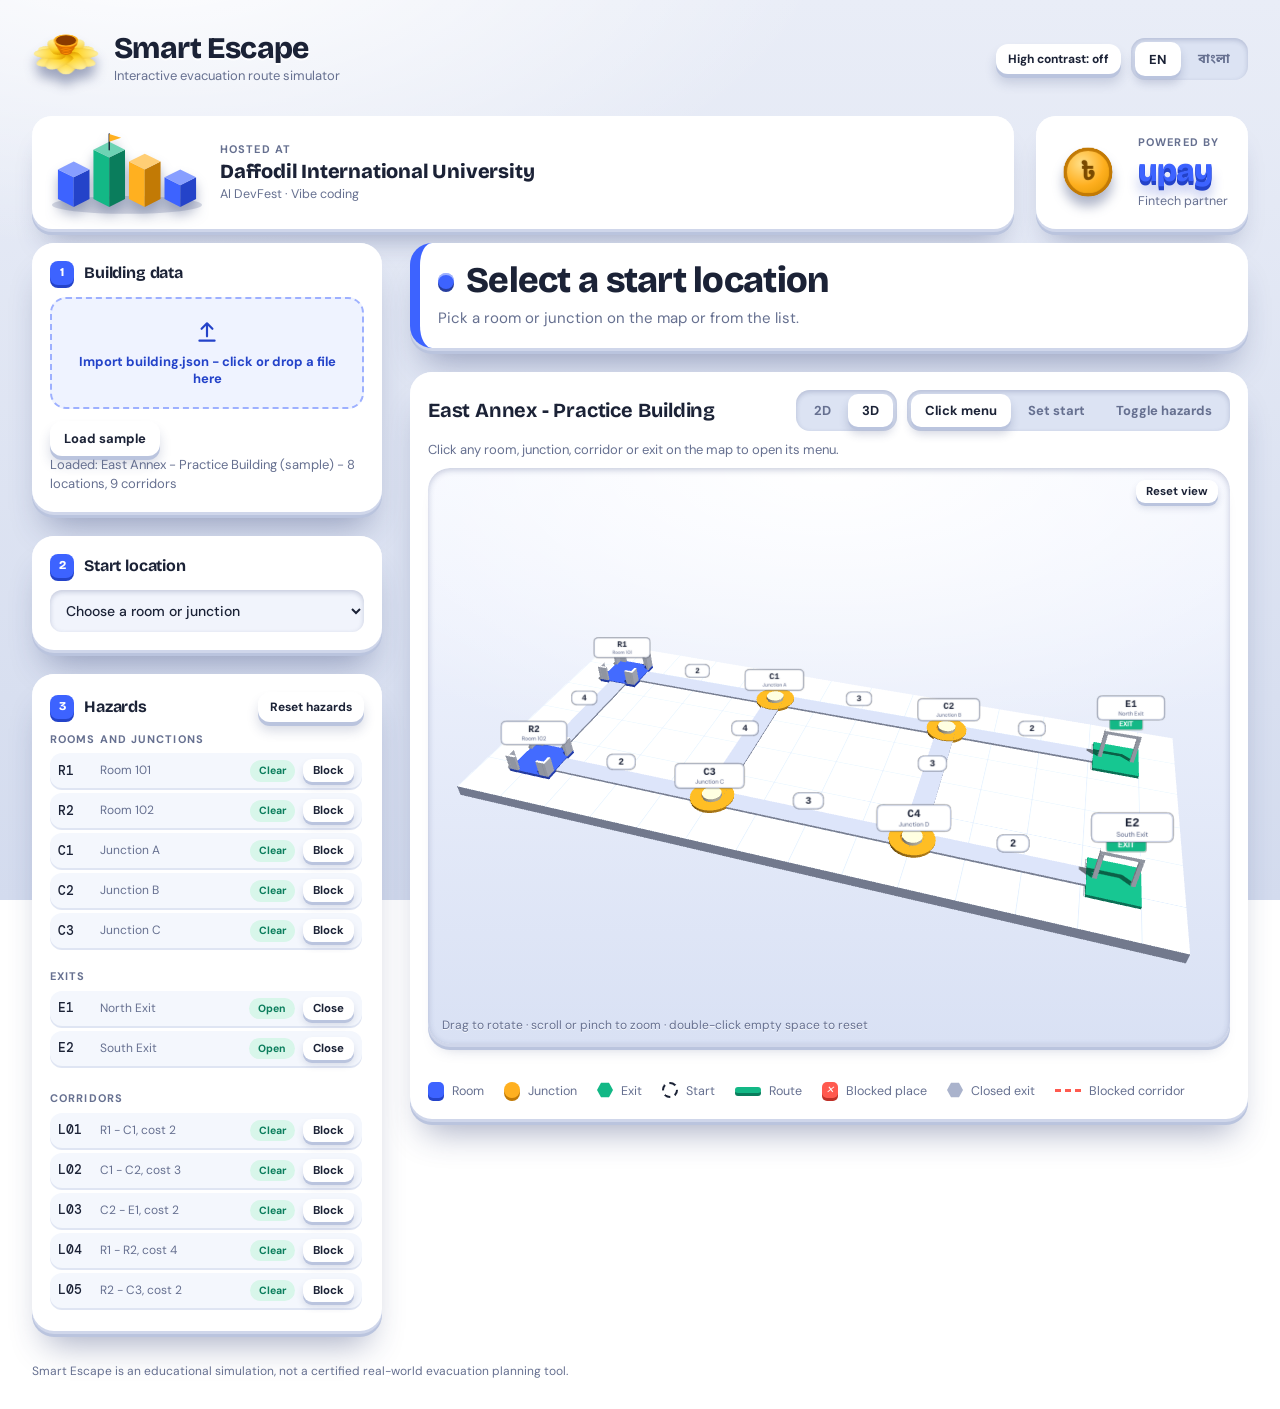
<file: index.html>
<!DOCTYPE html>
<html lang="en">
<head>
  <meta charset="UTF-8" />
  <meta name="viewport" content="width=device-width, initial-scale=1" />
  <title>Smart Escape</title>
  <link rel="preconnect" href="https://fonts.googleapis.com" />
  <link rel="preconnect" href="https://fonts.gstatic.com" crossorigin />
  <link href="https://fonts.googleapis.com/css2?family=Bricolage+Grotesque:wght@600;800&family=DM+Sans:wght@400;500;700&family=DM+Mono:wght@500&family=Noto+Sans+Bengali:wght@400;600;700&display=swap" rel="stylesheet" />
  <link rel="stylesheet" href="css/styles.css" />
  <link rel="stylesheet" href="css/view3d.css" />
  <link rel="stylesheet" href="css/clickmenu.css" />
  <link rel="stylesheet" href="css/campus.css" />
  <link rel="stylesheet" href="css/extras.css" />
</head>
<body>
  <header class="topbar">
    <div class="brand">
      <div class="flower-wrap" aria-hidden="true">
        <div class="flower">
          <i class="petal" style="--a:0deg;--z:0px"></i>
          <i class="petal" style="--a:60deg;--z:0px"></i>
          <i class="petal" style="--a:120deg;--z:0px"></i>
          <i class="petal" style="--a:180deg;--z:0px"></i>
          <i class="petal" style="--a:240deg;--z:0px"></i>
          <i class="petal" style="--a:300deg;--z:0px"></i>
          <i class="petal" style="--a:30deg;--z:3px"></i>
          <i class="petal" style="--a:90deg;--z:3px"></i>
          <i class="petal" style="--a:150deg;--z:3px"></i>
          <i class="petal" style="--a:210deg;--z:3px"></i>
          <i class="petal" style="--a:270deg;--z:3px"></i>
          <i class="petal" style="--a:330deg;--z:3px"></i>
          <i class="ring" style="--i:0"></i>
          <i class="ring" style="--i:1"></i>
          <i class="ring" style="--i:2"></i>
          <i class="ring" style="--i:3"></i>
          <i class="ring" style="--i:4"></i>
          <i class="ring" style="--i:5"></i>
        </div>
      </div>
      <div>
        <h1 data-i18n="app.title">Smart Escape</h1>
        <p class="sub" data-i18n="app.subtitle">Interactive evacuation route simulator</p>
      </div>
    </div>
    <div class="seg" role="group" data-i18n-aria="lang.label" aria-label="Language">
      <button type="button" data-lang="en" aria-pressed="true">EN</button>
      <button type="button" data-lang="bn" aria-pressed="false">বাংলা</button>
    </div>
  </header>

  <section class="sponsors" data-i18n-aria="sp.label" aria-label="Event partners">
    <div class="host">
      <svg class="campus" viewBox="0 0 152 90" aria-hidden="true">
        <ellipse class="base" cx="76" cy="78" rx="76" ry="9" />
        <g style="--c: var(--blue); --cd: var(--blue-d)">
          <polygon class="l" points="6,42 22,50 22,80 6,72" />
          <polygon class="r" points="22,50 38,42 38,72 22,80" />
          <polygon class="t" points="22,34 38,42 22,50 6,42" />
        </g>
        <g style="--c: var(--go); --cd: var(--go-d)">
          <polygon class="l" points="42,22 58,30 58,80 42,72" />
          <polygon class="r" points="58,30 74,22 74,72 58,80" />
          <polygon class="t" points="58,14 74,22 58,30 42,22" />
          <line class="pole" x1="58" y1="22" x2="58" y2="6" />
          <polygon class="flag" points="58,6 70,10 58,14" />
        </g>
        <g style="--c: var(--amber); --cd: var(--amber-d)">
          <polygon class="l" points="78,34 94,42 94,80 78,72" />
          <polygon class="r" points="94,42 110,34 110,72 94,80" />
          <polygon class="t" points="94,26 110,34 94,42 78,34" />
        </g>
        <g style="--c: var(--blue); --cd: var(--blue-d)">
          <polygon class="l" points="114,50 130,58 130,80 114,72" />
          <polygon class="r" points="130,58 146,50 146,72 130,80" />
          <polygon class="t" points="130,42 146,50 130,58 114,50" />
        </g>
      </svg>
      <div class="s-text">
        <span class="k" data-i18n="sp.hosted">Hosted at</span>
        <b data-i18n="sp.name">Daffodil International University</b>
        <small data-i18n="sp.event">AI DevFest · Vibe coding</small>
      </div>
    </div>
    <div class="partner">
      <div class="coin-wrap" aria-hidden="true">
        <div class="coin">
          <i class="d" style="--z:-2px"></i>
          <i class="d" style="--z:-1px"></i>
          <i class="d" style="--z:0px"></i>
          <i class="d" style="--z:1px"></i>
          <i class="d" style="--z:2px"></i>
          <i class="f" style="--z:3px">&#2547;</i>
          <i class="f" style="--z:-3px;--r:180deg">&#2547;</i>
        </div>
      </div>
      <div class="s-text">
        <span class="k" data-i18n="sp.powered">Powered by</span>
        <b class="upay">upay</b>
        <small data-i18n="sp.fintech">Fintech partner</small>
      </div>
    </div>
  </section>

  <div class="layout">
    <aside class="side">
      <section class="card">
        <h2 data-i18n="import.title">Building data</h2>
        <button id="drop" class="drop" type="button">
          <svg viewBox="0 0 24 24" width="26" height="26" fill="none" stroke="currentColor" stroke-width="2" stroke-linecap="round" stroke-linejoin="round" aria-hidden="true"><path d="M12 16V4M7 9l5-5 5 5"/><path d="M5 20h14"/></svg>
          <span data-i18n="import.drop">Import building.json</span>
        </button>
        <input id="file" type="file" accept=".json,application/json" hidden />
        <div class="row"><button id="btn-sample" class="btn ghost" type="button" data-i18n="import.sample">Load sample</button></div>
        <p id="import-info" class="muted small" dir="auto"></p>
        <div id="import-errors" class="errors" role="alert" hidden>
          <p id="error-head" class="err-head"></p>
          <ul id="error-list"></ul>
        </div>
      </section>

      <section class="card">
        <h2 data-i18n="start.title">Start location</h2>
        <label class="sr-only" for="start-select" data-i18n="start.title">Start location</label>
        <select id="start-select"></select>
      </section>

      <section class="card">
        <div class="card-head">
          <h2 data-i18n="hz.title">Hazards</h2>
          <button id="btn-reset" class="btn small" type="button" data-i18n="reset.btn" data-i18n-title="reset.hint">Reset hazards</button>
        </div>
        <div id="hz-lists" class="hz-lists"></div>
      </section>
    </aside>

    <main class="main">
      <section id="status-card" class="card result st-idle" aria-live="polite">
        <div class="result-head">
          <span class="dot" aria-hidden="true"></span>
          <h2 id="status-title"></h2>
        </div>
        <p id="status-hint" class="muted" hidden></p>
        <div id="route-details" hidden>
          <div class="stats">
            <div class="stat"><span class="k" data-i18n="route.cost">Total cost</span><span class="v" id="route-cost"></span></div>
            <div class="stat"><span class="k" data-i18n="route.exit">Exit</span><span class="v small-v" id="route-exit" dir="auto"></span></div>
            <div class="stat"><span class="k" data-i18n="route.steps">Corridors</span><span class="v" id="route-steps"></span></div>
          </div>
          <div id="route-chips" class="chips"></div>
          <p class="path-line"><span class="k" data-i18n="route.path">Path</span>: <span id="route-path"></span></p>
        </div>
      </section>

      <section class="card map-card">
        <div class="card-head">
          <h2 id="building-name" dir="auto"></h2>
          <div class="seg" role="group" data-i18n-aria="mode.title" aria-label="Map click mode">
            <button type="button" data-mode="start" aria-pressed="true" data-i18n="mode.start">Set start</button>
            <button type="button" data-mode="hazard" aria-pressed="false" data-i18n="mode.hazard">Toggle hazards</button>
          </div>
        </div>
        <p id="mode-hint" class="muted small"></p>
        <div id="map" class="map"></div>
        <ul class="legend">
          <li><i class="sw sw-room"></i><span data-i18n="legend.room">Room</span></li>
          <li><i class="sw sw-junction"></i><span data-i18n="legend.junction">Junction</span></li>
          <li><i class="sw sw-exit"></i><span data-i18n="legend.exit">Exit</span></li>
          <li><i class="sw sw-start"></i><span data-i18n="legend.start">Start</span></li>
          <li><i class="sw sw-route"></i><span data-i18n="legend.route">Route</span></li>
          <li><i class="sw sw-blocked"></i><span data-i18n="legend.blockedNode">Blocked place</span></li>
          <li><i class="sw sw-closed"></i><span data-i18n="legend.closedExit">Closed exit</span></li>
          <li><i class="sw sw-edge"></i><span data-i18n="legend.blockedEdge">Blocked corridor</span></li>
        </ul>
      </section>
    </main>
  </div>

  <footer class="foot" data-i18n="foot.note">Smart Escape is an educational simulation, not a certified real-world evacuation planning tool.</footer>
  <div id="toast" class="toast" role="status" aria-live="polite"></div>

  <script src="js/validate.js"></script>
  <script src="js/router.js"></script>
  <script src="js/sample.js"></script>
  <script src="js/i18n.js"></script>
  <script src="js/render.js"></script>
  <script src="js/extras.js"></script>
  <script src="js/vendor/three.min.js"></script>
  <script src="js/view3d.js"></script>
  <script src="js/clickmenu.js"></script>
  <script src="js/app.js"></script>
</body>
</html>
</file>
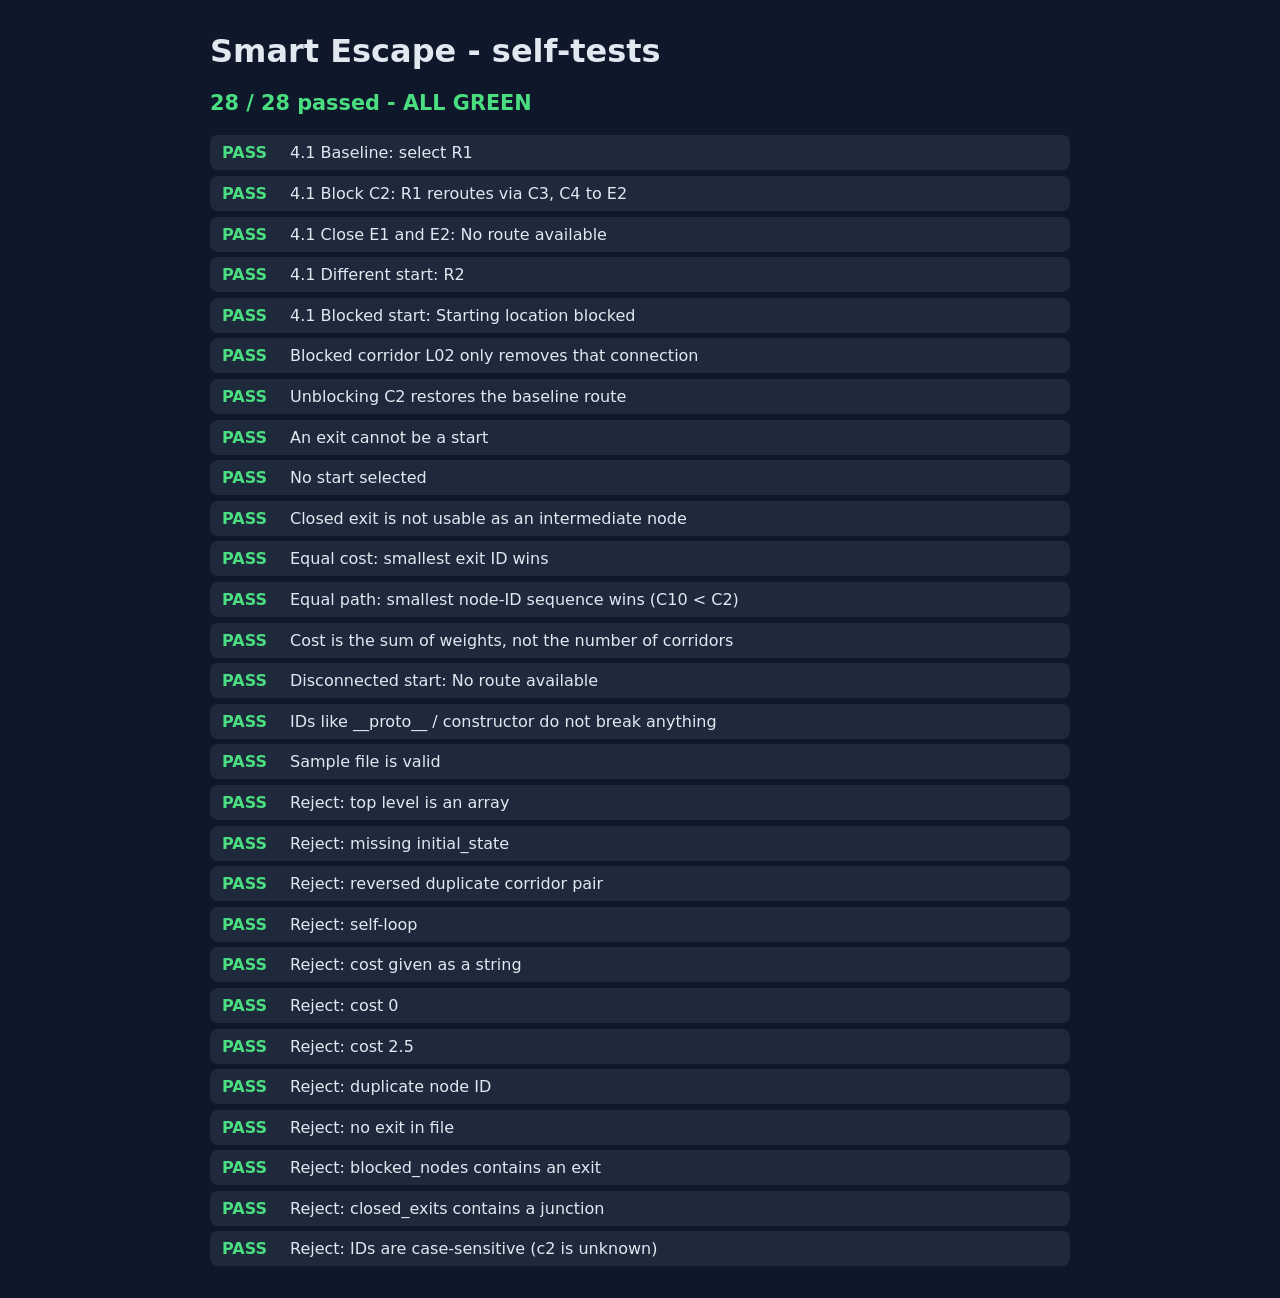
<file: tests.html>
<!DOCTYPE html>
<html lang="en">
<head>
<meta charset="UTF-8" />
<meta name="viewport" content="width=device-width, initial-scale=1" />
<title>Smart Escape - self-tests</title>
<style>
  body { font-family: system-ui, "Segoe UI", sans-serif; max-width: 860px; margin: 2rem auto; padding: 0 1rem; background: #0f172a; color: #e2e8f0; }
  #summary { font-size: 1.3rem; font-weight: 700; margin: .5rem 0 1.25rem; }
  .t { display: flex; gap: .75rem; padding: .5rem .75rem; border-radius: 8px; margin: .35rem 0; background: #1e293b; }
  .t b { min-width: 3.5rem; }
  .pass b { color: #4ade80; }
  .fail b { color: #f87171; }
  .fail { outline: 1px solid #f87171; }
  small { color: #94a3b8; display: block; }
</style>
</head>
<body>
<h1>Smart Escape - self-tests</h1>
<div id="summary">Running...</div>
<div id="out"></div>

<script src="js/validate.js"></script>
<script src="js/router.js"></script>
<script src="js/sample.js"></script>
<script>
(function () {
  var SE = window.SmartEscape;
  var results = [];

  function test(name, fn) {
    try {
      var r = fn();
      results.push({ name: name, ok: r === true, detail: r === true ? '' : String(r) });
    } catch (e) {
      results.push({ name: name, ok: false, detail: 'Exception: ' + e.message });
    }
  }
  function same(a, b) { return JSON.stringify(a) === JSON.stringify(b); }
  function sample() { return JSON.parse(JSON.stringify(SE.SAMPLE)); }
  function load(data) {
    var v = SE.validateBuilding(data);
    if (!v.ok) throw new Error('invalid: ' + JSON.stringify(v.errors));
    return v.graph;
  }
  function fresh() { var g = load(sample()); return { g: g, h: SE.hazardsFromInitial(g) }; }
  function expectRoute(r, path, cost) {
    if (r.status !== 'OK') return 'status ' + r.status;
    if (!same(r.path, path)) return 'path ' + r.path.join('-');
    if (r.cost !== cost) return 'cost ' + r.cost;
    return true;
  }
  function mk(ns, es, init) {
    return {
      building: 'T',
      nodes: ns.map(function (n, i) { return { id: n[0], label: n[0], type: n[1], x: i * 50, y: 0 }; }),
      edges: es.map(function (e, i) { return { id: 'e' + i, from: e[0], to: e[1], cost: e[2] }; }),
      initial_state: Object.assign({ blocked_nodes: [], blocked_edges: [], closed_exits: [] }, init || {})
    };
  }
  function run(data, start, tweak) {
    var g = load(data), h = SE.hazardsFromInitial(g);
    if (tweak) tweak(h);
    return SE.computeRoute(g, h, start);
  }
  function hasCode(data, code) {
    var v = SE.validateBuilding(data);
    return !v.ok && v.errors.some(function (e) { return e.code === code; }) ? true : 'errors: ' + JSON.stringify(v.errors.map(function (e) { return e.code; }));
  }

  // ===== Section 4.1 sample checks =====
  test('4.1 Baseline: select R1', function () {
    var x = fresh(); return expectRoute(SE.computeRoute(x.g, x.h, 'R1'), ['R1', 'C1', 'C2', 'E1'], 7);
  });
  test('4.1 Block C2: R1 reroutes via C3, C4 to E2', function () {
    var x = fresh(); x.h.blockedNodes.add('C2');
    return expectRoute(SE.computeRoute(x.g, x.h, 'R1'), ['R1', 'C1', 'C3', 'C4', 'E2'], 11);
  });
  test('4.1 Close E1 and E2: No route available', function () {
    var x = fresh(); x.h.closedExits.add('E1'); x.h.closedExits.add('E2');
    var r = SE.computeRoute(x.g, x.h, 'R1'); return r.status === 'NO_ROUTE' ? true : r.status;
  });
  test('4.1 Different start: R2', function () {
    var x = fresh(); return expectRoute(SE.computeRoute(x.g, x.h, 'R2'), ['R2', 'C3', 'C4', 'E2'], 7);
  });
  test('4.1 Blocked start: Starting location blocked', function () {
    var x = fresh(); x.h.blockedNodes.add('R1');
    var r = SE.computeRoute(x.g, x.h, 'R1'); return r.status === 'START_BLOCKED' ? true : r.status;
  });

  // ===== Hazard behaviour =====
  test('Blocked corridor L02 only removes that connection', function () {
    var x = fresh(); x.h.blockedEdges.add('L02');
    return expectRoute(SE.computeRoute(x.g, x.h, 'R1'), ['R1', 'C1', 'C3', 'C4', 'E2'], 11);
  });
  test('Unblocking C2 restores the baseline route', function () {
    var x = fresh(); x.h.blockedNodes.add('C2'); x.h.blockedNodes.delete('C2');
    return expectRoute(SE.computeRoute(x.g, x.h, 'R1'), ['R1', 'C1', 'C2', 'E1'], 7);
  });
  test('An exit cannot be a start', function () {
    var x = fresh(); var r = SE.computeRoute(x.g, x.h, 'E1'); return r.status === 'INVALID_START' ? true : r.status;
  });
  test('No start selected', function () {
    var x = fresh(); var r = SE.computeRoute(x.g, x.h, null); return r.status === 'NO_START' ? true : r.status;
  });
  test('Closed exit is not usable as an intermediate node', function () {
    var d = mk([['S', 'room'], ['E1', 'exit'], ['E2', 'exit']], [['S', 'E1', 1], ['E1', 'E2', 1]], { closed_exits: ['E1'] });
    var r = run(d, 'S'); return r.status === 'NO_ROUTE' ? true : r.status;
  });

  // ===== Tie-breaks and cost rules =====
  test('Equal cost: smallest exit ID wins', function () {
    var d = mk([['S', 'room'], ['B', 'exit'], ['A', 'exit']], [['S', 'B', 3], ['S', 'A', 3]]);
    return expectRoute(run(d, 'S'), ['S', 'A'], 3);
  });
  test('Equal path: smallest node-ID sequence wins (C10 < C2)', function () {
    var d = mk([['S', 'room'], ['C2', 'junction'], ['C10', 'junction'], ['E', 'exit']],
      [['S', 'C2', 1], ['S', 'C10', 1], ['C2', 'E', 1], ['C10', 'E', 1]]);
    return expectRoute(run(d, 'S'), ['S', 'C10', 'E'], 2);
  });
  test('Cost is the sum of weights, not the number of corridors', function () {
    var d = mk([['S', 'room'], ['M', 'junction'], ['E', 'exit']], [['S', 'E', 10], ['S', 'M', 2], ['M', 'E', 2]]);
    return expectRoute(run(d, 'S'), ['S', 'M', 'E'], 4);
  });
  test('Disconnected start: No route available', function () {
    var d = mk([['S', 'room'], ['J', 'junction'], ['E', 'exit']], [['J', 'E', 1]]);
    var r = run(d, 'S'); return r.status === 'NO_ROUTE' ? true : r.status;
  });
  test('IDs like __proto__ / constructor do not break anything', function () {
    var d = mk([['__proto__', 'room'], ['constructor', 'exit']], [['__proto__', 'constructor', 5]]);
    return expectRoute(run(d, '__proto__'), ['__proto__', 'constructor'], 5);
  });

  // ===== Validation =====
  test('Sample file is valid', function () { var v = SE.validateBuilding(sample()); return v.ok ? true : JSON.stringify(v.errors); });
  test('Reject: top level is an array', function () { return hasCode([], 'NOT_OBJECT'); });
  test('Reject: missing initial_state', function () { var d = sample(); delete d.initial_state; return hasCode(d, 'INIT_MISSING'); });
  test('Reject: reversed duplicate corridor pair', function () {
    var d = sample(); d.edges.push({ id: 'L99', from: 'C1', to: 'R1', cost: 1 }); return hasCode(d, 'EDGE_DUP_PAIR');
  });
  test('Reject: self-loop', function () {
    var d = sample(); d.edges.push({ id: 'L99', from: 'R1', to: 'R1', cost: 1 }); return hasCode(d, 'EDGE_SELF_LOOP');
  });
  test('Reject: cost given as a string', function () { var d = sample(); d.edges[0].cost = '3'; return hasCode(d, 'EDGE_COST'); });
  test('Reject: cost 0', function () { var d = sample(); d.edges[0].cost = 0; return hasCode(d, 'EDGE_COST'); });
  test('Reject: cost 2.5', function () { var d = sample(); d.edges[0].cost = 2.5; return hasCode(d, 'EDGE_COST'); });
  test('Reject: duplicate node ID', function () {
    var d = sample(); d.nodes.push({ id: 'R1', label: 'x', type: 'room', x: 0, y: 0 }); return hasCode(d, 'NODE_DUP_ID');
  });
  test('Reject: no exit in file', function () {
    return hasCode(mk([['A', 'room'], ['B', 'junction']], [['A', 'B', 1]]), 'NO_EXIT');
  });
  test('Reject: blocked_nodes contains an exit', function () {
    var d = sample(); d.initial_state.blocked_nodes = ['E1']; return hasCode(d, 'INIT_WRONG_CATEGORY');
  });
  test('Reject: closed_exits contains a junction', function () {
    var d = sample(); d.initial_state.closed_exits = ['C1']; return hasCode(d, 'INIT_WRONG_CATEGORY');
  });
  test('Reject: IDs are case-sensitive (c2 is unknown)', function () {
    var d = sample(); d.initial_state.blocked_nodes = ['c2']; return hasCode(d, 'INIT_UNKNOWN_ID');
  });

  // ===== Render =====
  var passed = results.filter(function (r) { return r.ok; }).length;
  var sum = document.getElementById('summary');
  sum.textContent = passed + ' / ' + results.length + ' passed' + (passed === results.length ? '  - ALL GREEN' : '  - FIX THE RED ONES');
  sum.style.color = passed === results.length ? '#4ade80' : '#f87171';
  document.getElementById('out').innerHTML = results.map(function (r) {
    return '<div class="t ' + (r.ok ? 'pass' : 'fail') + '"><b>' + (r.ok ? 'PASS' : 'FAIL') + '</b><div>' +
      r.name + (r.ok ? '' : '<small>' + r.detail.replace(/</g, '&lt;') + '</small>') + '</div></div>';
  }).join('');
})();
</script>
</body>
</html>
</file>
<file: css/styles.css>
:root {
  --tilt: 30deg;
  --bg1: #e9edf7; --bg2: #d3dbee;
  --panel: #ffffff; --edge1: #cfd6ea; --edge2: #bac4de;
  --ink: #1b2236; --muted: #667090; --floor: #f5f7fd;
  --blue: #3d63ff; --blue-d: #2443c9;
  --amber: #ffb020; --amber-d: #c27a05;
  --go: #13b886; --go-d: #0a7d5c;
  --haz: #ff5a4f; --haz-d: #bf3128;
  --warn: #f5a524;
  --display: "Bricolage Grotesque", "Noto Sans Bengali", "Nirmala UI", system-ui, sans-serif;
  --sans: "DM Sans", "Noto Sans Bengali", "Nirmala UI", "Segoe UI", system-ui, sans-serif;
  --mono: "DM Mono", "Cascadia Mono", Consolas, ui-monospace, monospace;
}
* { box-sizing: border-box; }
[hidden] { display: none !important; }
html, body { margin: 0; }
body {
  font-family: var(--sans); font-size: 15px; line-height: 1.45; color: var(--ink); min-height: 100vh;
  background: radial-gradient(1100px 520px at 12% -8%, #ffffff 0, rgba(255,255,255,0) 62%), linear-gradient(180deg, var(--bg1), var(--bg2));
  background-attachment: fixed;
}
html:lang(bn) * { letter-spacing: 0 !important; }
.sr-only { position: absolute; width: 1px; height: 1px; overflow: hidden; clip: rect(0 0 0 0); white-space: nowrap; }
h1, h2, h3, p { margin: 0; }
.muted { color: var(--muted); }
.small { font-size: 13px; }
.k { font-size: 11px; font-weight: 700; letter-spacing: .1em; text-transform: uppercase; color: var(--muted); }
button:focus-visible, select:focus-visible, .node:focus-visible, .edge:focus-visible { outline: 3px solid var(--blue); outline-offset: 3px; }

/* ---------- top bar ---------- */
.topbar { display: flex; align-items: center; justify-content: space-between; gap: 16px; max-width: 1360px; margin: 0 auto; padding: 22px 32px 10px; }
.brand { display: flex; align-items: center; gap: 14px; }
.logo { width: 48px; height: 48px; border-radius: 15px; display: grid; place-items: center; background: linear-gradient(180deg, #6384ff, var(--blue)); box-shadow: inset 0 1px 0 rgba(255,255,255,.4), 0 4px 0 var(--blue-d), 0 8px 0 #1c36a0, 0 18px 18px -4px rgba(36,67,201,.45); margin-bottom: 8px; }
.brand h1 { font-family: var(--display); font-weight: 800; font-size: 30px; line-height: 1; letter-spacing: -.02em; text-shadow: 0 2px 0 #fff; }
.sub { color: var(--muted); font-size: 13px; margin-top: 4px; }

/* ---------- controls: chunky keys ---------- */
.seg { display: inline-flex; gap: 3px; padding: 4px; border-radius: 14px; background: #dce3f3; box-shadow: inset 0 2px 5px rgba(40,55,110,.22); }
.seg button { font-family: var(--sans); font-size: 13px; font-weight: 700; color: var(--muted); background: transparent; border: 0; padding: 8px 14px; border-radius: 10px; cursor: pointer; transition: background .15s, color .15s, transform .1s, box-shadow .15s; }
.seg button:hover { color: var(--ink); }
.seg button[aria-pressed="true"] { color: var(--ink); background: #fff; box-shadow: 0 3px 0 var(--edge2), 0 7px 10px rgba(40,55,110,.2); }

.btn { font-family: var(--sans); font-size: 13px; font-weight: 700; color: var(--ink); background: #fff; border: 0; border-radius: 12px; padding: 9px 14px; cursor: pointer; box-shadow: 0 4px 0 var(--edge2), 0 9px 12px rgba(40,55,110,.18); transition: transform .08s, box-shadow .08s, background .15s; }
.btn:hover { background: #f4f7ff; }
.btn:active { transform: translateY(3px); box-shadow: 0 1px 0 var(--edge2), 0 3px 5px rgba(40,55,110,.18); }
.btn.small { padding: 7px 12px; font-size: 12px; }
.btn.tiny { padding: 4px 10px; font-size: 11.5px; border-radius: 9px; box-shadow: 0 3px 0 var(--edge2), 0 5px 7px rgba(40,55,110,.15); }
.btn.tiny:active { transform: translateY(2px); box-shadow: 0 1px 0 var(--edge2); }
.btn[aria-pressed="true"] { background: var(--blue); color: #fff; box-shadow: 0 4px 0 var(--blue-d), 0 9px 12px rgba(36,67,201,.3); }
select { width: 100%; font-family: var(--sans); font-size: 14px; font-weight: 500; color: var(--ink); background: #f1f4fc; border: 0; border-radius: 12px; padding: 11px 12px; box-shadow: inset 0 2px 5px rgba(40,55,110,.22); }
select option:disabled { color: #9aa3bf; }

/* ---------- layout & raised panels ---------- */
.layout { display: grid; grid-template-columns: 350px minmax(0, 1fr); gap: 28px; max-width: 1360px; margin: 0 auto; padding: 14px 32px 24px; align-items: start; }
.side, .main { display: flex; flex-direction: column; gap: 24px; min-width: 0; }
.side { counter-reset: sec; }
@media (max-width: 980px) {
  :root { --tilt: 18deg; }
  .layout { grid-template-columns: 1fr; padding: 10px 14px 18px; gap: 22px; }
  .main { order: -1; }
  .topbar { padding: 14px 14px 6px; }
  .brand h1 { font-size: 24px; }
}
.card { background: var(--panel); border-radius: 22px; padding: 18px; box-shadow: inset 0 1px 0 #fff, 0 3px 0 var(--edge1), 0 6px 0 var(--edge2), 0 26px 34px -14px rgba(40,55,110,.42); }
.card h2 { font-family: var(--display); font-size: 16px; font-weight: 700; letter-spacing: -.01em; margin-bottom: 12px; display: flex; align-items: center; }
.side .card h2::before { counter-increment: sec; content: counter(sec); display: inline-grid; place-items: center; width: 24px; height: 24px; margin-right: 10px; border-radius: 8px; background: var(--blue); color: #fff; font-size: 12px; font-weight: 800; box-shadow: 0 3px 0 var(--blue-d); }
.card-head { display: flex; align-items: center; justify-content: space-between; gap: 10px; flex-wrap: wrap; margin-bottom: 10px; }
.card-head h2 { margin: 0; }
.row { display: flex; gap: 8px; margin-top: 12px; }

.drop { width: 100%; display: flex; flex-direction: column; align-items: center; gap: 8px; padding: 20px 12px; font-family: var(--sans); font-size: 13px; font-weight: 700; color: var(--blue-d); background: #eff3ff; border: 2px dashed #9db0ff; border-radius: 16px; cursor: pointer; text-align: center; transition: background .18s, color .18s, transform .12s, border-color .18s; }
.drop:hover, body.dragging .drop { background: var(--blue); color: #fff; border-color: var(--blue); transform: translateY(-2px); }
.errors { margin-top: 12px; padding: 10px 12px; border-radius: 12px; background: #fff0ef; box-shadow: inset 0 0 0 1.5px var(--haz); font-size: 13px; }
.err-head { font-weight: 800; color: var(--haz-d); margin-bottom: 4px; }
.errors ul { margin: 0; padding-left: 18px; }
.errors li { margin: 2px 0; word-break: break-word; }

/* ---------- hazard lists ---------- */
.hz-lists { display: flex; flex-direction: column; gap: 16px; }
.hz h3 { font-size: 11px; font-weight: 700; letter-spacing: .1em; text-transform: uppercase; color: var(--muted); margin-bottom: 6px; }
.hz ul { list-style: none; margin: 0; padding: 0 2px 4px 0; max-height: 200px; overflow: auto; }
.hz li { display: flex; align-items: center; gap: 8px; padding: 6px 8px; margin: 0 0 5px; border-radius: 12px; background: #f4f7fd; box-shadow: 0 2px 0 #dfe5f3; transition: transform .12s, background .15s; }
.hz li:hover { transform: translateY(-1px); background: #fff; }
.hz li.is-start { background: #e5faf2; box-shadow: inset 4px 0 0 var(--go), 0 2px 0 #c7ecdf; }
.hz .id { font-family: var(--mono); font-weight: 500; font-size: 13px; min-width: 34px; }
.hz .meta { flex: 1; min-width: 0; color: var(--muted); font-size: 12px; overflow: hidden; text-overflow: ellipsis; white-space: nowrap; }
.badge { font-size: 10.5px; font-weight: 700; padding: 3px 9px; border-radius: 999px; transition: background .15s, color .15s; }
.badge.ok { color: var(--go-d); background: #d8f6ea; }
.badge.bad { color: #fff; background: var(--haz); box-shadow: 0 2px 0 var(--haz-d); }

/* ---------- result card ---------- */
.card.result { --st: var(--blue); border-left: 10px solid var(--st); transition: border-color .25s; }
.st-ok { --st: var(--go); } .st-bad { --st: var(--haz); } .st-warn { --st: var(--warn); } .st-idle { --st: var(--blue); }
.card.result.swap { animation: swap .28s ease-out; }
.result .result-head { display: flex; align-items: center; gap: 12px; }
.result .result-head h2 { font-family: var(--display); font-weight: 800; font-size: clamp(24px, 3.4vw, 36px); line-height: 1.1; letter-spacing: -.02em; margin: 0; }
.dot { width: 16px; height: 16px; flex: none; border-radius: 50%; background: var(--st); box-shadow: inset 0 2px 0 rgba(255,255,255,.5), 0 3px 0 color-mix(in srgb, var(--st) 62%, #000); transition: background .25s; }
#status-hint { margin-top: 8px; }
.stats { display: grid; grid-template-columns: 1fr 1.5fr 1fr; gap: 12px; margin: 16px 0; }
.stat { display: flex; flex-direction: column; gap: 4px; padding: 12px 14px 14px; border-radius: 16px; background: #f1f4fc; box-shadow: inset 0 2px 6px rgba(40,55,110,.2); min-width: 0; }
.stat .v { font-family: var(--display); font-weight: 800; font-size: clamp(36px, 4.6vw, 54px); line-height: 1.05; }
#route-cost { color: var(--go); text-shadow: 0 1px 0 var(--go-d), 0 2px 0 var(--go-d), 0 3px 0 var(--go-d), 0 4px 0 var(--go-d), 0 5px 0 var(--go-d), 0 12px 14px rgba(10,125,92,.35); }
#route-steps { color: var(--ink); text-shadow: 0 1px 0 #7b86a6, 0 2px 0 #7b86a6, 0 3px 0 #7b86a6, 0 4px 0 #7b86a6, 0 5px 0 #7b86a6, 0 12px 14px rgba(27,34,54,.28); }
.stat .small-v { font-family: var(--sans); font-size: 18px; font-weight: 700; line-height: 1.2; margin-top: 8px; overflow-wrap: anywhere; }
.chips { display: flex; flex-wrap: wrap; align-items: center; gap: 8px; padding-bottom: 4px; }
.chip { display: inline-flex; align-items: center; justify-content: center; min-width: 46px; padding: 7px 11px; border-radius: 12px; font-family: var(--mono); font-weight: 500; font-size: 14px; animation: chipIn .25s ease-out both; }
.chip-room { background: #e3e9ff; color: var(--blue-d); box-shadow: 0 4px 0 #a5b5ff; }
.chip-junction { background: #fff0cc; color: #6d4700; box-shadow: 0 4px 0 #efc15f; }
.chip-exit { background: var(--go); color: #fff; box-shadow: 0 4px 0 var(--go-d); }
.hop { display: inline-flex; flex-direction: column; align-items: center; line-height: 1; color: var(--muted); font-size: 11px; gap: 2px; }
.hop i { font-style: normal; font-size: 15px; }
.hop b { color: var(--go-d); font-family: var(--mono); font-weight: 500; }
.path-line { margin-top: 12px; font-family: var(--mono); font-size: 13px; color: var(--muted); overflow-wrap: anywhere; }

/* ---------- 3D map: a tilted slab with raised blocks ---------- */
.map-card .card-head h2 { font-size: 20px; }
.map { margin-top: 4px; padding: 30px 10px 44px; perspective: 1500px; perspective-origin: 50% 15%; }
.map-svg {
  display: block; width: 100%; height: auto; min-height: 260px; max-height: 70vh; user-select: none;
  border-radius: 20px; background-color: var(--floor);
  background-image: linear-gradient(rgba(61,99,255,.1) 1px, transparent 1px), linear-gradient(90deg, rgba(61,99,255,.1) 1px, transparent 1px);
  background-size: 28px 28px;
  transform: rotateX(var(--tilt)) scale(.94); transform-origin: 50% 70%;
  box-shadow: 0 6px 0 #cdd5ea, 0 12px 0 #b7c1dc, 0 18px 0 #a3aecb, 0 46px 40px -8px rgba(40,55,110,.5);
}
.map-svg g:focus { outline: none; }

.edge-hit { stroke: transparent; stroke-width: calc(26px * var(--u)); pointer-events: stroke; fill: none; }
.edge-line { stroke: #a9b4cf; stroke-width: calc(3px * var(--u)); stroke-linecap: round; filter: drop-shadow(0 calc(2px * var(--u)) 0 rgba(40,55,110,.2)); transition: stroke .25s, opacity .25s; }
.edge.dead .edge-line { opacity: .3; }
.edge.blocked .edge-line { stroke: var(--haz); stroke-dasharray: calc(7px * var(--u)) calc(6px * var(--u)); }
.edge.on-route .edge-line { stroke: var(--go); }
.pill-bg { fill: #fff; stroke: #c1c9de; stroke-width: calc(1.4px * var(--u)); filter: drop-shadow(0 calc(2px * var(--u)) 0 #c1c9de); transition: stroke .25s; }
.edge-cost { fill: var(--ink); font-family: var(--mono); font-weight: 500; font-size: calc(12px * var(--u)); text-anchor: middle; dominant-baseline: central; pointer-events: none; }
.edge.blocked .pill-bg { stroke: var(--haz); }
.edge.blocked .edge-cost { fill: var(--haz-d); }
.edge.on-route .pill-bg { stroke: var(--go); }
.edge.on-route .edge-cost { fill: var(--go-d); }
.edge.dead .edge-pill { opacity: .45; }
.edge-x { opacity: 0; pointer-events: none; transition: opacity .2s; }
.edge-x line { stroke: var(--haz); stroke-width: calc(3.2px * var(--u)); stroke-linecap: round; }
.edge.blocked .edge-x { opacity: 1; }
.edge:focus-visible .edge-line { stroke: var(--blue); }

.node-hit { fill: transparent; }
.type-room { --fill: var(--blue); --side: var(--blue-d); --txt: #fff; }
.type-junction { --fill: var(--amber); --side: var(--amber-d); --txt: #3a2600; }
.type-exit { --fill: var(--go); --side: var(--go-d); --txt: #fff; }
.node.blocked { --fill: var(--haz); --side: var(--haz-d); --txt: #fff; }
.node.closed { --fill: #c3cbe0; --side: #8f99b5; --txt: #5f6a88; }
.node .shape { fill: var(--fill); stroke: rgba(255,255,255,.6); stroke-width: calc(2px * var(--u)); transform-box: fill-box; transform-origin: center; transition: fill .25s, transform .18s;
  filter: drop-shadow(0 calc(2px * var(--u)) 0 var(--side)) drop-shadow(0 calc(4px * var(--u)) 0 var(--side)) drop-shadow(0 calc(13px * var(--u)) calc(7px * var(--u)) rgba(30,45,100,.38)); }
.node:hover .shape { transform: scale(1.09); }
.node.on-route .shape { stroke: #fff; stroke-width: calc(3.4px * var(--u)); }
.node-id { fill: var(--txt); font-family: var(--mono); font-weight: 500; font-size: calc(13px * var(--u) * var(--k, 1)); text-anchor: middle; dominant-baseline: central; pointer-events: none; transition: opacity .2s; }
.node.blocked .node-id { opacity: .3; }
.node-label { fill: var(--ink); font-family: var(--sans); font-weight: 500; font-size: calc(11.5px * var(--u)); text-anchor: middle; paint-order: stroke; stroke: var(--floor); stroke-width: calc(4px * var(--u)); stroke-linejoin: round; pointer-events: none; transition: fill .25s; }
.node.blocked .node-label { fill: var(--haz-d); }
.node.closed .node-label { fill: var(--muted); }
.node-x { opacity: 0; transform: scale(.4); transform-box: fill-box; transform-origin: center; transition: opacity .2s, transform .22s; pointer-events: none; }
.node-x line { stroke: #fff; stroke-width: calc(3.4px * var(--u)); stroke-linecap: round; }
.node.blocked .node-x { opacity: 1; transform: scale(1); }
.node-slash { stroke: #6c7794; stroke-width: calc(3px * var(--u)); stroke-linecap: round; opacity: 0; transition: opacity .2s; pointer-events: none; }
.node.closed .node-slash { opacity: 1; }
.start-static { fill: none; stroke: var(--ink); stroke-width: calc(2.6px * var(--u)); stroke-dasharray: calc(5px * var(--u)) calc(4px * var(--u)); opacity: 0; transition: opacity .2s; pointer-events: none; }
.node.is-start .start-static { opacity: 1; }
.start-ring { fill: none; stroke: var(--ink); stroke-width: calc(2px * var(--u)); opacity: 0; transform-box: fill-box; transform-origin: center; pointer-events: none; }
.node.is-start .start-ring { animation: pulse 2.4s ease-out infinite; }
svg[data-mode="hazard"] .edge, svg[data-mode="hazard"] .node { cursor: pointer; }
svg[data-mode="start"] .node.type-room, svg[data-mode="start"] .node.type-junction { cursor: pointer; }

.route-layer { pointer-events: none; }
.route-glow { fill: none; stroke: #fff; stroke-width: calc(13px * var(--u)); stroke-linecap: round; stroke-linejoin: round; filter: drop-shadow(0 calc(3px * var(--u)) 0 #c1c9de); animation: fadeIn .4s ease both; }
.route-line { fill: none; stroke: var(--go); stroke-width: calc(6px * var(--u)); stroke-linecap: round; stroke-linejoin: round; stroke-dasharray: 1; stroke-dashoffset: 0; filter: drop-shadow(0 calc(3px * var(--u)) 0 var(--go-d)) drop-shadow(0 calc(9px * var(--u)) calc(5px * var(--u)) rgba(10,125,92,.35)); animation: draw .55s cubic-bezier(.4, 0, .2, 1) both; }

/* ---------- legend ---------- */
.legend { list-style: none; margin: 8px 0 0; padding: 0; display: flex; flex-wrap: wrap; gap: 8px 20px; font-size: 12.5px; color: var(--muted); }
.legend li { display: inline-flex; align-items: center; gap: 8px; }
.sw { display: inline-block; width: 16px; height: 16px; flex: none; position: relative; margin-bottom: 3px; }
.sw-room { border-radius: 5px; background: var(--blue); box-shadow: 0 3px 0 var(--blue-d); }
.sw-junction { border-radius: 50%; background: var(--amber); box-shadow: 0 3px 0 var(--amber-d); }
.sw-exit { background: var(--go); clip-path: polygon(25% 5%, 75% 5%, 100% 50%, 75% 95%, 25% 95%, 0 50%); }
.sw-start { border-radius: 50%; border: 2px dashed var(--ink); }
.sw-route { width: 26px; height: 6px; border-radius: 6px; background: var(--go); box-shadow: 0 3px 0 var(--go-d); align-self: center; }
.sw-blocked { border-radius: 5px; background: var(--haz); box-shadow: 0 3px 0 var(--haz-d); }
.sw-blocked::after { content: "\2715"; position: absolute; inset: 0; display: grid; place-items: center; font-size: 10px; color: #fff; }
.sw-closed { background: #aab3cc; clip-path: polygon(25% 5%, 75% 5%, 100% 50%, 75% 95%, 25% 95%, 0 50%); }
.sw-edge { width: 26px; height: 0; border-top: 3px dashed var(--haz); align-self: center; }

.foot { max-width: 1360px; margin: 0 auto; padding: 8px 32px 28px; font-size: 12px; color: var(--muted); }
.toast { position: fixed; left: 50%; bottom: 26px; transform: translate(-50%, 18px); opacity: 0; pointer-events: none; background: var(--ink); color: #fff; padding: 11px 18px; border-radius: 14px; font-size: 14px; font-weight: 500; box-shadow: 0 4px 0 #0b0f1c, 0 14px 24px rgba(0,0,0,.35); transition: opacity .2s, transform .2s; z-index: 50; max-width: 90vw; }
.toast.show { opacity: 1; transform: translate(-50%, 0); }

@keyframes draw { from { stroke-dashoffset: 1; } to { stroke-dashoffset: 0; } }
@keyframes fadeIn { from { opacity: 0; } to { opacity: 1; } }
@keyframes pulse { 0% { transform: scale(.9); opacity: .6; } 100% { transform: scale(1.7); opacity: 0; } }
@keyframes chipIn { from { opacity: 0; transform: translateY(6px); } to { opacity: 1; transform: none; } }
@keyframes swap { from { opacity: .6; transform: translateY(5px); } to { opacity: 1; transform: none; } }
@media (prefers-reduced-motion: reduce) { *, *::before, *::after { animation: none !important; transition: none !important; } }
</file>
<file: css/view3d.css>
.view-seg { margin-left: auto; }
.map3d {
  position: relative; height: clamp(380px, 64vh, 620px); margin: 8px 0 38px; border-radius: 22px; overflow: hidden;
  background: radial-gradient(900px 420px at 50% 0, #ffffff 0, rgba(255,255,255,0) 70%), linear-gradient(180deg, #f3f6ff, #d9e1f4);
  box-shadow: inset 0 2px 6px rgba(40,55,110,.25), 0 3px 0 #cfd6ea, 0 6px 0 #bac4de, 0 14px 16px -12px rgba(40,55,110,.35);
}
.map3d canvas { display: block; width: 100%; height: 100%; touch-action: none; cursor: grab; }
.map3d canvas.grabbing { cursor: grabbing; }
.map3d canvas.pick { cursor: pointer; }
.hint3d { position: absolute; left: 14px; right: 110px; bottom: 10px; margin: 0; font-size: 12px; color: #667090; pointer-events: none; text-shadow: 0 1px 0 rgba(255,255,255,.85); }
.view-reset { position: absolute; right: 12px; top: 12px; }
body.view-3d .legend { margin-top: 0; }
body.view-3d .walk-btn { display: none; }
body.hc .map3d { background: #000; border: 2px solid #fff; box-shadow: 0 6px 0 #b39e00, 0 12px 0 #806f00, 0 18px 0 #4d4300; }
body.hc .hint3d { color: #e8e8e8; text-shadow: none; }
</file>
<file: css/clickmenu.css>
.cmenu {
  position: fixed; z-index: 70; width: 252px; max-width: calc(100vw - 16px); padding: 12px; border-radius: 20px;
  background: var(--panel, #ffffff); color: var(--ink, #1b2236); font-family: var(--sans, system-ui, "Segoe UI", "Nirmala UI", sans-serif);
  box-shadow: inset 0 1px 0 rgba(255,255,255,.7), 0 3px 0 var(--edge1, #cfd6ea), 0 6px 0 var(--edge2, #bac4de), 0 26px 38px -12px rgba(20,30,70,.55);
  animation: cmIn .14s ease-out;
}
.cm-head { display: flex; align-items: center; gap: 8px; margin-bottom: 4px; }
.cm-title { flex: 1; min-width: 0; font-family: var(--display, var(--sans, system-ui, sans-serif)); font-weight: 800; font-size: 16px; letter-spacing: -.01em; overflow: hidden; text-overflow: ellipsis; white-space: nowrap; }
.cm-x { flex: none; width: 26px; height: 26px; padding: 0; font: inherit; font-size: 12px; font-weight: 700; color: var(--muted, #667090); background: transparent; border: 0; border-radius: 8px; cursor: pointer; transition: background .15s, color .15s; }
.cm-x:hover { background: color-mix(in srgb, var(--ink, #1b2236) 10%, transparent); color: var(--ink, #1b2236); }
.cm-sub { display: flex; align-items: center; gap: 8px; margin: 0 0 12px; font-size: 12px; color: var(--muted, #667090); }
.cm-chip { flex: none; font-size: 10.5px; font-weight: 700; padding: 2px 9px; border-radius: 999px; }
.cm-chip.ok { color: var(--go-d, #0a7d5c); background: rgba(19,184,134,.16); }
.cm-chip.bad { color: #fff; background: var(--haz, #ff5a4f); box-shadow: 0 2px 0 var(--haz-d, #bf3128); }
.cm-btn {
  display: flex; align-items: center; gap: 10px; width: 100%; margin: 0 0 9px; padding: 9px 12px; font: inherit; font-size: 14px; font-weight: 700; text-align: left;
  color: var(--ink, #1b2236); background: var(--panel, #ffffff); border: 0; border-radius: 13px; cursor: pointer;
  box-shadow: 0 4px 0 var(--edge2, #bac4de), 0 9px 12px rgba(40,55,110,.18); transition: transform .08s, box-shadow .08s, background .15s;
}
.cm-btn:last-child { margin-bottom: 5px; }
.cm-btn:hover:not(:disabled) { background: color-mix(in srgb, var(--ink, #1b2236) 7%, var(--panel, #ffffff)); }
.cm-btn:active:not(:disabled) { transform: translateY(3px); box-shadow: 0 1px 0 var(--edge2, #bac4de), 0 3px 5px rgba(40,55,110,.18); }
.cm-btn:disabled { opacity: .5; cursor: not-allowed; box-shadow: 0 2px 0 var(--edge2, #bac4de); }
.cm-ico { flex: none; width: 26px; height: 26px; display: grid; place-items: center; border-radius: 8px; font-size: 13px; font-weight: 800; color: #fff; }
.cm-btn.start .cm-ico { background: var(--blue, #3d63ff); box-shadow: 0 3px 0 var(--blue-d, #2443c9); }
.cm-btn.haz .cm-ico { background: var(--haz, #ff5a4f); box-shadow: 0 3px 0 var(--haz-d, #bf3128); }
.cm-btn.go .cm-ico { background: var(--go, #13b886); box-shadow: 0 3px 0 var(--go-d, #0a7d5c); }
.cm-label { min-width: 0; overflow-wrap: anywhere; }

svg[data-mode="menu"] .edge, svg[data-mode="menu"] .node { cursor: pointer; }

body.hc .cmenu { background: #0e0e0e; color: #fff; border: 1px solid #fff; box-shadow: 0 3px 0 #ffe600, 0 6px 0 #8f7f00, 0 26px 38px -12px rgba(255,230,0,.25); }
body.hc .cm-sub, body.hc .cm-x { color: #e8e8e8; }
body.hc .cm-btn { background: #000; color: #fff; border: 2px solid #fff; box-shadow: 0 4px 0 #8f7f00; }
body.hc .cm-btn:hover:not(:disabled) { background: #1c1c1c; }
body.hc .cm-ico { color: #000; box-shadow: none !important; }
body.hc .cm-btn.start .cm-ico { background: #00e5ff; }
body.hc .cm-chip.bad { color: #000; background: #ff6a4a; box-shadow: none; }
body.hc .cm-chip.ok { color: #47ff9c; background: rgba(71,255,156,.15); }
@keyframes cmIn { from { opacity: 0; transform: translateY(5px) scale(.97); } to { opacity: 1; transform: none; } }
</file>
<file: css/campus.css>
/* ---- 3D daffodil (header) ---- */
.flower-wrap { width: 68px; height: 68px; perspective: 360px; flex: none; margin-bottom: 6px; filter: drop-shadow(0 10px 6px rgba(30,45,100,.4)); }
.flower { position: relative; width: 100%; height: 100%; transform-style: preserve-3d; transform: rotateX(58deg); animation: bloom 10s linear infinite; }
@keyframes bloom { from { transform: rotateX(58deg) rotateZ(0deg); } to { transform: rotateX(58deg) rotateZ(360deg); } }
.petal { position: absolute; left: 50%; top: 50%; width: 22px; height: 32px; margin: -32px 0 0 -11px; transform-origin: 50% 100%;
  transform: rotateZ(var(--a)) translateZ(var(--z));
  background: linear-gradient(180deg, #fff3a6, #ffd21f 70%, #f2b200);
  border-radius: 50% 50% 45% 45% / 85% 85% 20% 20%; box-shadow: inset 0 -4px 6px rgba(190,120,0,.35); }
.ring { position: absolute; left: 50%; top: 50%; width: calc(12px + var(--i) * 2.4px); height: calc(12px + var(--i) * 2.4px); border-radius: 50%;
  transform: translate(-50%, -50%) translateZ(calc(5px + var(--i) * 2.6px));
  background: linear-gradient(180deg, #ffb41f, #ff8a00); border: 2px solid #d96e00; }
.ring:last-child { background: #8a3b00; border-color: #ffb41f; }

/* ---- partner strip ---- */
.sponsors { max-width: 1360px; margin: 10px auto 0; padding: 0 32px; display: grid; grid-template-columns: 1fr auto; gap: 22px; align-items: stretch; }
.host, .partner { background: var(--panel); border-radius: 20px; padding: 12px 20px; display: flex; align-items: center; gap: 18px; min-width: 0;
  box-shadow: inset 0 1px 0 #fff, 0 3px 0 var(--edge1), 0 6px 0 var(--edge2), 0 22px 28px -14px rgba(40,55,110,.4); }
.s-text { display: flex; flex-direction: column; gap: 2px; min-width: 0; }
.s-text b { font-family: var(--display); font-weight: 800; font-size: 20px; line-height: 1.15; letter-spacing: -.01em; }
.s-text small { color: var(--muted); font-size: 12.5px; }
.s-text b.upay { font-size: 32px; letter-spacing: -.03em; color: var(--blue);
  text-shadow: 0 1px 0 var(--blue-d), 0 2px 0 var(--blue-d), 0 3px 0 var(--blue-d), 0 4px 0 var(--blue-d), 0 11px 12px rgba(36,67,201,.35); }
@media (max-width: 980px) { .sponsors { grid-template-columns: 1fr; padding: 0 14px; gap: 16px; } .s-text b { font-size: 17px; } }

/* ---- isometric campus blocks ---- */
.campus { width: 150px; height: auto; flex: none; filter: drop-shadow(0 8px 6px rgba(30,45,100,.35)); }
.campus .t { fill: color-mix(in srgb, var(--c) 62%, #fff); }
.campus .l { fill: var(--c); }
.campus .r { fill: var(--cd); }
.campus .pole { stroke: var(--ink); stroke-width: 1.4; stroke-linecap: round; }
.campus .flag { fill: var(--amber); }
.campus .base { fill: rgba(40,55,110,.18); }
@media (max-width: 560px) { .campus { width: 112px; } }

/* ---- 3D coin (fintech) ---- */
.coin-wrap { width: 64px; height: 64px; perspective: 420px; flex: none; filter: drop-shadow(0 10px 6px rgba(30,45,100,.35)); }
.coin { position: relative; width: 48px; height: 48px; margin: 8px; transform-style: preserve-3d; animation: coinSpin 5s linear infinite; }
.coin i { position: absolute; inset: 0; border-radius: 50%; transform: translateZ(var(--z)) rotateY(var(--r, 0deg)); display: grid; place-items: center; font-style: normal; }
.coin .d { background: #c27a05; }
.coin .f { background: radial-gradient(circle at 35% 30%, #ffe08a, #ffb020 55%, #e09600); border: 3px solid #c27a05; font-family: var(--display); font-weight: 800; font-size: 24px; color: #7a4a00; backface-visibility: hidden; }
@keyframes coinSpin { from { transform: rotateY(0deg); } to { transform: rotateY(360deg); } }
</file>
<file: css/extras.css>
.tools { display: flex; align-items: center; gap: 10px; flex-wrap: wrap; }
.walk-btn { margin-top: 14px; }
.walker { fill: #fff; stroke: var(--blue); stroke-width: calc(3.5px * var(--u)); filter: drop-shadow(0 calc(4px * var(--u)) 0 var(--blue-d)) drop-shadow(0 calc(10px * var(--u)) calc(5px * var(--u)) rgba(30,45,100,.4)); pointer-events: none; }

/* ---- High contrast, still 3D: black, white and yellow with yellow slab edges ---- */
body.hc { --bg1: #000; --bg2: #0b0b0b; --panel: #0e0e0e; --edge1: #ffe600; --edge2: #8f7f00; --ink: #fff; --muted: #e8e8e8; --floor: #000;
  --blue: #00e5ff; --blue-d: #0094a8; --amber: #ffe600; --amber-d: #a89600; --go: #47ff9c; --go-d: #00a85a; --haz: #ff6a4a; --haz-d: #b3300f; --warn: #ffd400; }
body.hc { background: #000; }
body.hc .card { border: 1px solid #fff; }
body.hc .card.result { border-left: 10px solid var(--st); }
body.hc .host, body.hc .partner { border: 1px solid #fff; }
body.hc .btn { background: #000; color: #fff; border: 2px solid #fff; box-shadow: 0 4px 0 #8f7f00, 0 8px 0 #4d4300; }
body.hc .btn:hover { background: #1c1c1c; }
body.hc .btn:active { transform: translateY(3px); box-shadow: 0 1px 0 #8f7f00; }
body.hc .btn.tiny { box-shadow: 0 3px 0 #8f7f00; }
body.hc .btn[aria-pressed="true"], body.hc .seg button[aria-pressed="true"] { background: #ffe600; color: #000; }
body.hc .seg { background: #161616; border: 1px solid #fff; box-shadow: inset 0 2px 5px rgba(0,0,0,.8); }
body.hc .seg button { color: #fff; }
body.hc .seg button[aria-pressed="true"] { box-shadow: 0 3px 0 #8f7f00; }
body.hc select { background: #000; color: #fff; border: 2px solid #fff; box-shadow: inset 0 2px 5px rgba(0,0,0,.8); }
body.hc .stat { background: #111; border: 1px solid #fff; box-shadow: inset 0 2px 6px rgba(0,0,0,.9); }
body.hc .hz li { background: #111; border: 1px solid #444; box-shadow: 0 2px 0 #4d4300; }
body.hc .hz li:hover { background: #222; }
body.hc .hz li.is-start { background: #06301c; box-shadow: inset 4px 0 0 var(--go), 0 2px 0 #00663a; }
body.hc .drop { background: #0a0a0a; color: #00e5ff; border-color: #00e5ff; }
body.hc .drop:hover, body.dragging.hc .drop { background: #00e5ff; color: #000; }
body.hc .errors { background: #2a0905; }
body.hc .toast { background: #ffe600; color: #000; box-shadow: 0 4px 0 #8f7f00; }
body.hc .side .card h2::before { color: #000; }
body.hc .badge.bad { color: #000; }
body.hc .chip-exit { color: #000; }
body.hc .chip-room { color: #003b44; }
body.hc .type-room, body.hc .type-junction, body.hc .type-exit, body.hc .node.blocked { --txt: #000; }
body.hc .edge-line { stroke: #bfbfbf; }
body.hc .pill-bg { fill: #000; stroke: #fff; }
body.hc .map-svg { border: 2px solid #fff;
  background-image: linear-gradient(rgba(255,230,0,.16) 1px, transparent 1px), linear-gradient(90deg, rgba(255,230,0,.16) 1px, transparent 1px);
  box-shadow: 0 6px 0 #b39e00, 0 12px 0 #806f00, 0 18px 0 #4d4300, 0 46px 40px -8px rgba(255,230,0,.3); }
</file>
